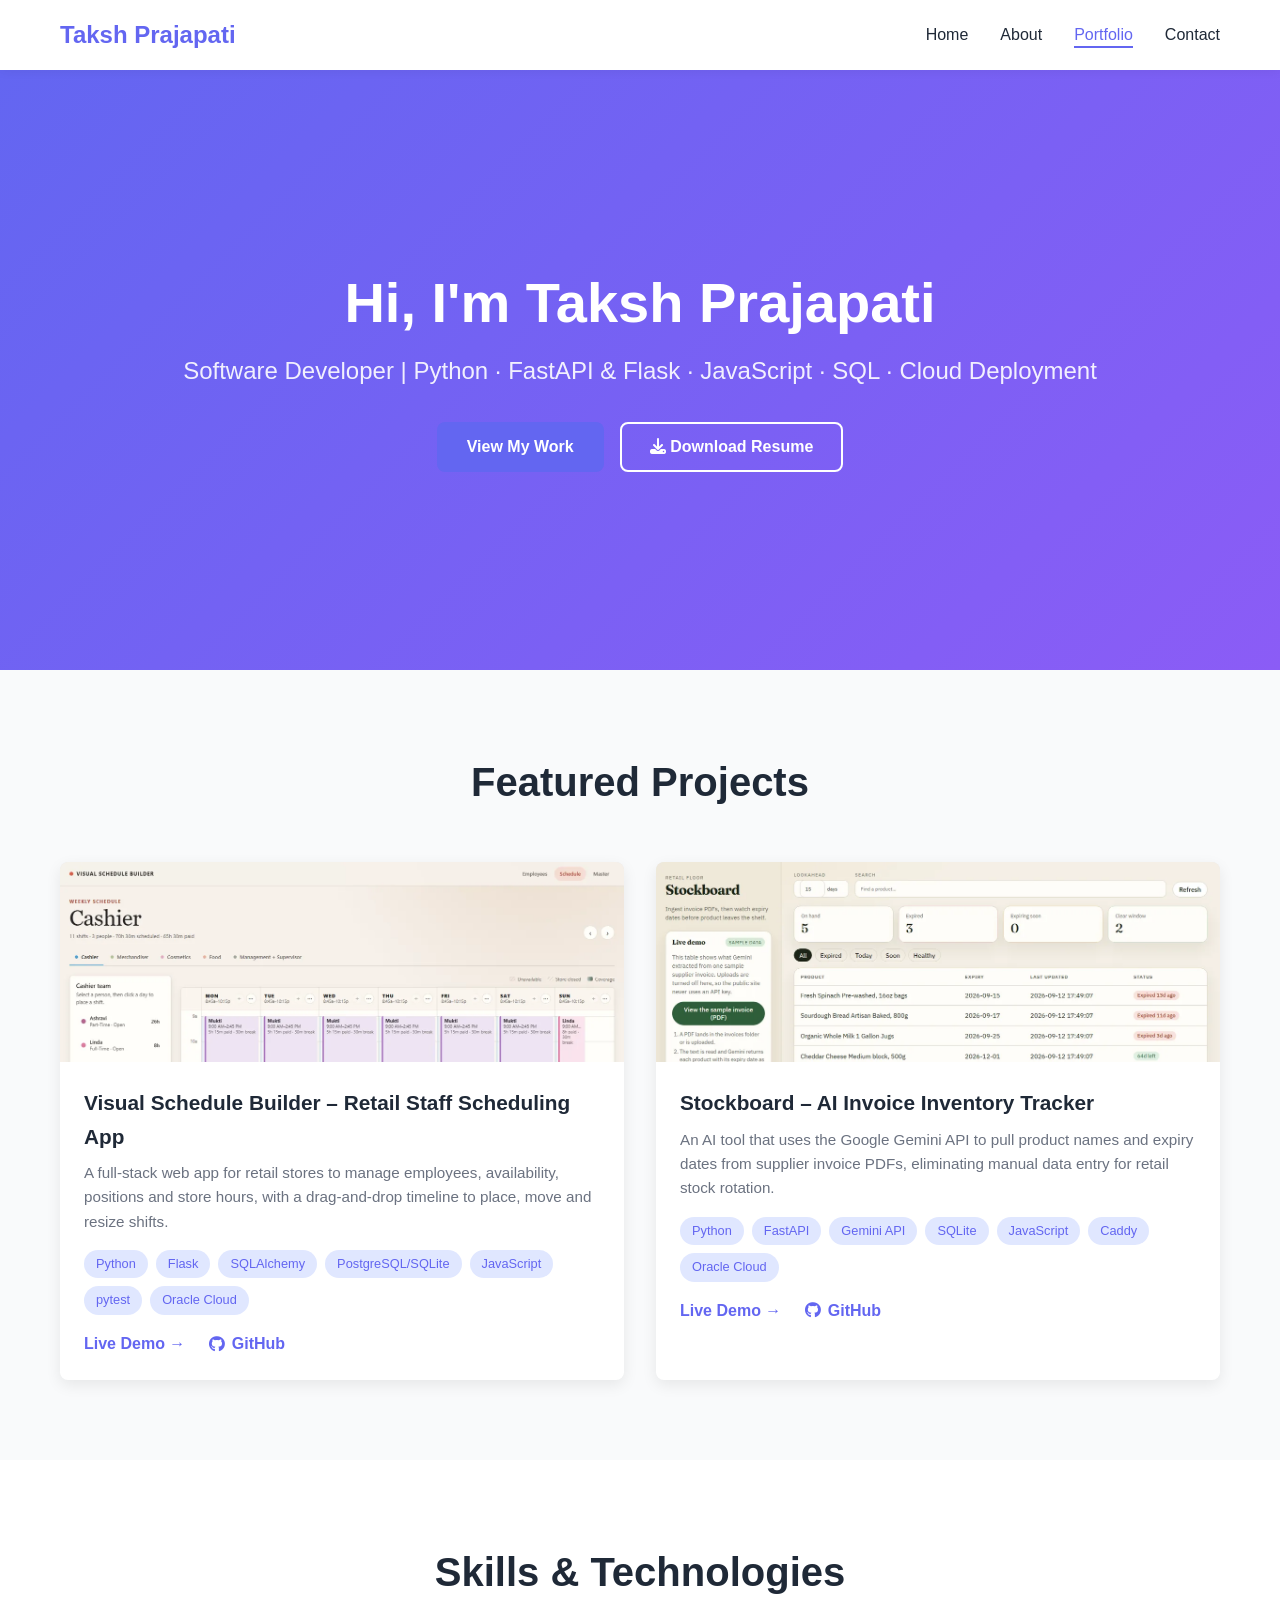
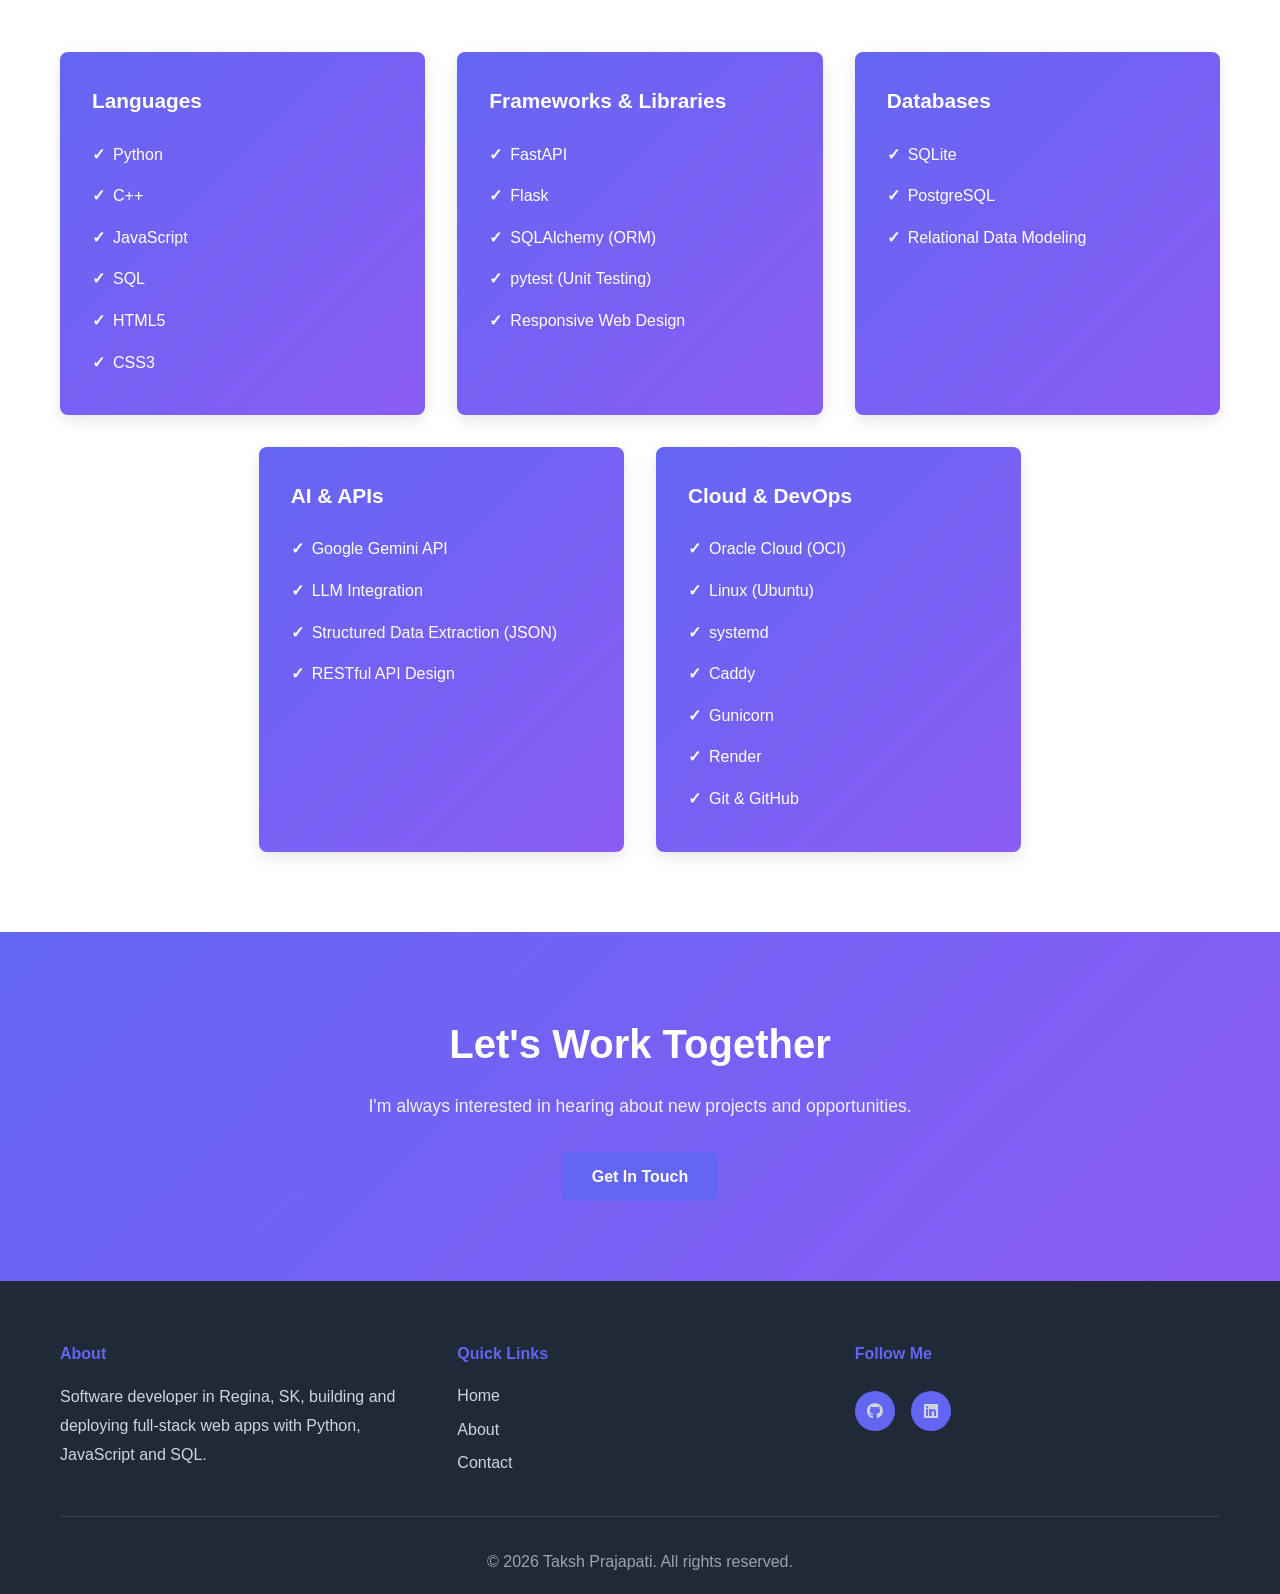
<file: index.html>
<!DOCTYPE html>
<html lang="en">
<head>
    <meta charset="UTF-8">
    <meta name="viewport" content="width=device-width, initial-scale=1.0">
    <title>Taksh Prajapati | Software Developer</title>
    <link rel="stylesheet" href="https://cdnjs.cloudflare.com/ajax/libs/font-awesome/6.4.0/css/all.min.css">
    <link rel="stylesheet" href="assets/css/style.css">
</head>
<body>
    <nav class="navbar" aria-label="Main navigation">
        <div class="container">
            <div class="nav-wrapper">
                <a href="index.html" class="logo">Taksh Prajapati</a>
                <button class="menu-toggle" id="menuToggle" aria-label="Open menu" aria-controls="navMenu" aria-expanded="false">
                    <span></span>
                    <span></span>
                    <span></span>
                </button>
                <ul class="nav-menu" id="navMenu">
                    <li><a href="index.html" class="nav-link active" aria-current="page">Home</a></li>
                    <li><a href="about.html" class="nav-link">About</a></li>
                    <li><a href="#portfolio" class="nav-link">Portfolio</a></li>
                    <li><a href="contact.html" class="nav-link">Contact</a></li>
                </ul>
            </div>
        </div>
    </nav>

    <main>
        <!-- Hero Section -->
        <section class="hero">
            <div class="container">
                <div class="hero-content">
                    <h1 class="hero-title">Hi, I'm Taksh Prajapati</h1>
                    <p class="hero-subtitle">Software Developer | Python · FastAPI &amp; Flask · JavaScript · SQL · Cloud Deployment</p>
                    <div class="hero-buttons">
                        <a href="#portfolio" class="btn btn-primary">View My Work</a>
                        <a href="assets/Taksh_Prajapati_Resume.pdf" class="btn btn-outline" download>
                            <i class="fas fa-download" aria-hidden="true"></i> Download Resume
                        </a>
                    </div>
                </div>
            </div>
        </section>

        <!-- Portfolio Section -->
        <section id="portfolio" class="portfolio">
            <div class="container">
                <h2>Featured Projects</h2>
                <div class="portfolio-grid">
                    <div class="portfolio-item">
                        <div class="portfolio-image">
                            <img src="images/projects/schedule-builder.webp" alt="Screenshot of Visual Schedule Builder showing a store's staff schedule on a timeline" width="1200" height="750" loading="lazy">
                        </div>
                        <div class="portfolio-content">
                            <h3>Visual Schedule Builder – Retail Staff Scheduling App</h3>
                            <p>A full-stack web app for retail stores to manage employees, availability, positions and store hours, with a drag-and-drop timeline to place, move and resize shifts.</p>
                            <div class="portfolio-tags">
                                <span class="tag">Python</span>
                                <span class="tag">Flask</span>
                                <span class="tag">SQLAlchemy</span>
                                <span class="tag">PostgreSQL/SQLite</span>
                                <span class="tag">JavaScript</span>
                                <span class="tag">pytest</span>
                                <span class="tag">Oracle Cloud</span>
                            </div>
                            <div class="portfolio-links">
                                <a href="http://192.18.152.21/" class="link" target="_blank" rel="noopener noreferrer" aria-label="Visual Schedule Builder live demo (opens in a new tab)">Live Demo →</a>
                                <a href="https://github.com/10Taksh/Visual-Schedual-Builder" class="link" target="_blank" rel="noopener noreferrer" aria-label="Visual Schedule Builder source code on GitHub (opens in a new tab)"><i class="fab fa-github" aria-hidden="true"></i> GitHub</a>
                            </div>
                        </div>
                    </div>

                    <div class="portfolio-item">
                        <div class="portfolio-image">
                            <img src="images/projects/stockboard.webp" alt="Screenshot of the Stockboard dashboard listing products and their expiry dates" width="1200" height="750" loading="lazy">
                        </div>
                        <div class="portfolio-content">
                            <h3>Stockboard – AI Invoice Inventory Tracker</h3>
                            <p>An AI tool that uses the Google Gemini API to pull product names and expiry dates from supplier invoice PDFs, eliminating manual data entry for retail stock rotation.</p>
                            <div class="portfolio-tags">
                                <span class="tag">Python</span>
                                <span class="tag">FastAPI</span>
                                <span class="tag">Gemini API</span>
                                <span class="tag">SQLite</span>
                                <span class="tag">JavaScript</span>
                                <span class="tag">Caddy</span>
                                <span class="tag">Oracle Cloud</span>
                            </div>
                            <div class="portfolio-links">
                                <a href="http://192.18.153.160/" class="link" target="_blank" rel="noopener noreferrer" aria-label="Stockboard live demo (opens in a new tab)">Live Demo →</a>
                                <a href="https://github.com/10Taksh/retail-inventory-tracker" class="link" target="_blank" rel="noopener noreferrer" aria-label="Stockboard source code on GitHub (opens in a new tab)"><i class="fab fa-github" aria-hidden="true"></i> GitHub</a>
                            </div>
                        </div>
                    </div>
                </div>
            </div>
        </section>

        <!-- Skills Section -->
        <section class="skills">
            <div class="container">
                <h2>Skills & Technologies</h2>
                <div class="skills-grid">
                    <div class="skill-card">
                        <h4>Languages</h4>
                        <ul>
                            <li>Python</li>
                            <li>C++</li>
                            <li>JavaScript</li>
                            <li>SQL</li>
                            <li>HTML5</li>
                            <li>CSS3</li>
                        </ul>
                    </div>
                    <div class="skill-card">
                        <h4>Frameworks &amp; Libraries</h4>
                        <ul>
                            <li>FastAPI</li>
                            <li>Flask</li>
                            <li>SQLAlchemy (ORM)</li>
                            <li>pytest (Unit Testing)</li>
                            <li>Responsive Web Design</li>
                        </ul>
                    </div>
                    <div class="skill-card">
                        <h4>Databases</h4>
                        <ul>
                            <li>SQLite</li>
                            <li>PostgreSQL</li>
                            <li>Relational Data Modeling</li>
                        </ul>
                    </div>
                    <div class="skill-card">
                        <h4>AI &amp; APIs</h4>
                        <ul>
                            <li>Google Gemini API</li>
                            <li>LLM Integration</li>
                            <li>Structured Data Extraction (JSON)</li>
                            <li>RESTful API Design</li>
                        </ul>
                    </div>
                    <div class="skill-card">
                        <h4>Cloud &amp; DevOps</h4>
                        <ul>
                            <li>Oracle Cloud (OCI)</li>
                            <li>Linux (Ubuntu)</li>
                            <li>systemd</li>
                            <li>Caddy</li>
                            <li>Gunicorn</li>
                            <li>Render</li>
                            <li>Git &amp; GitHub</li>
                        </ul>
                    </div>
                </div>
            </div>
        </section>

        <!-- CTA Section -->
        <section class="cta">
            <div class="container">
                <h2>Let's Work Together</h2>
                <p>I'm always interested in hearing about new projects and opportunities.</p>
                <a href="contact.html" class="btn btn-primary">Get In Touch</a>
            </div>
        </section>
    </main>

    <footer class="footer">
        <div class="container">
            <div class="footer-content">
                <div class="footer-section">
                    <h4>About</h4>
                    <p>Software developer in Regina, SK, building and deploying full-stack web apps with Python, JavaScript and SQL.</p>
                </div>
                <div class="footer-section">
                    <h4>Quick Links</h4>
                    <ul>
                        <li><a href="index.html">Home</a></li>
                        <li><a href="about.html">About</a></li>
                        <li><a href="contact.html">Contact</a></li>
                    </ul>
                </div>
                <div class="footer-section">
                    <h4>Follow Me</h4>
                    <div class="social-links">
                        <a href="https://github.com/10Taksh" class="social-icon" target="_blank" rel="noopener noreferrer" aria-label="GitHub"><i class="fab fa-github" aria-hidden="true"></i></a>
                        <a href="https://www.linkedin.com/in/taksh-prajapati-978460349" class="social-icon" target="_blank" rel="noopener noreferrer" aria-label="LinkedIn"><i class="fab fa-linkedin" aria-hidden="true"></i></a>
                    </div>
                </div>
            </div>
            <div class="footer-bottom">
                <p>&copy; 2026 Taksh Prajapati. All rights reserved.</p>
            </div>
        </div>
    </footer>

    <script src="assets/js/script.js"></script>
</body>
</html>
</file>
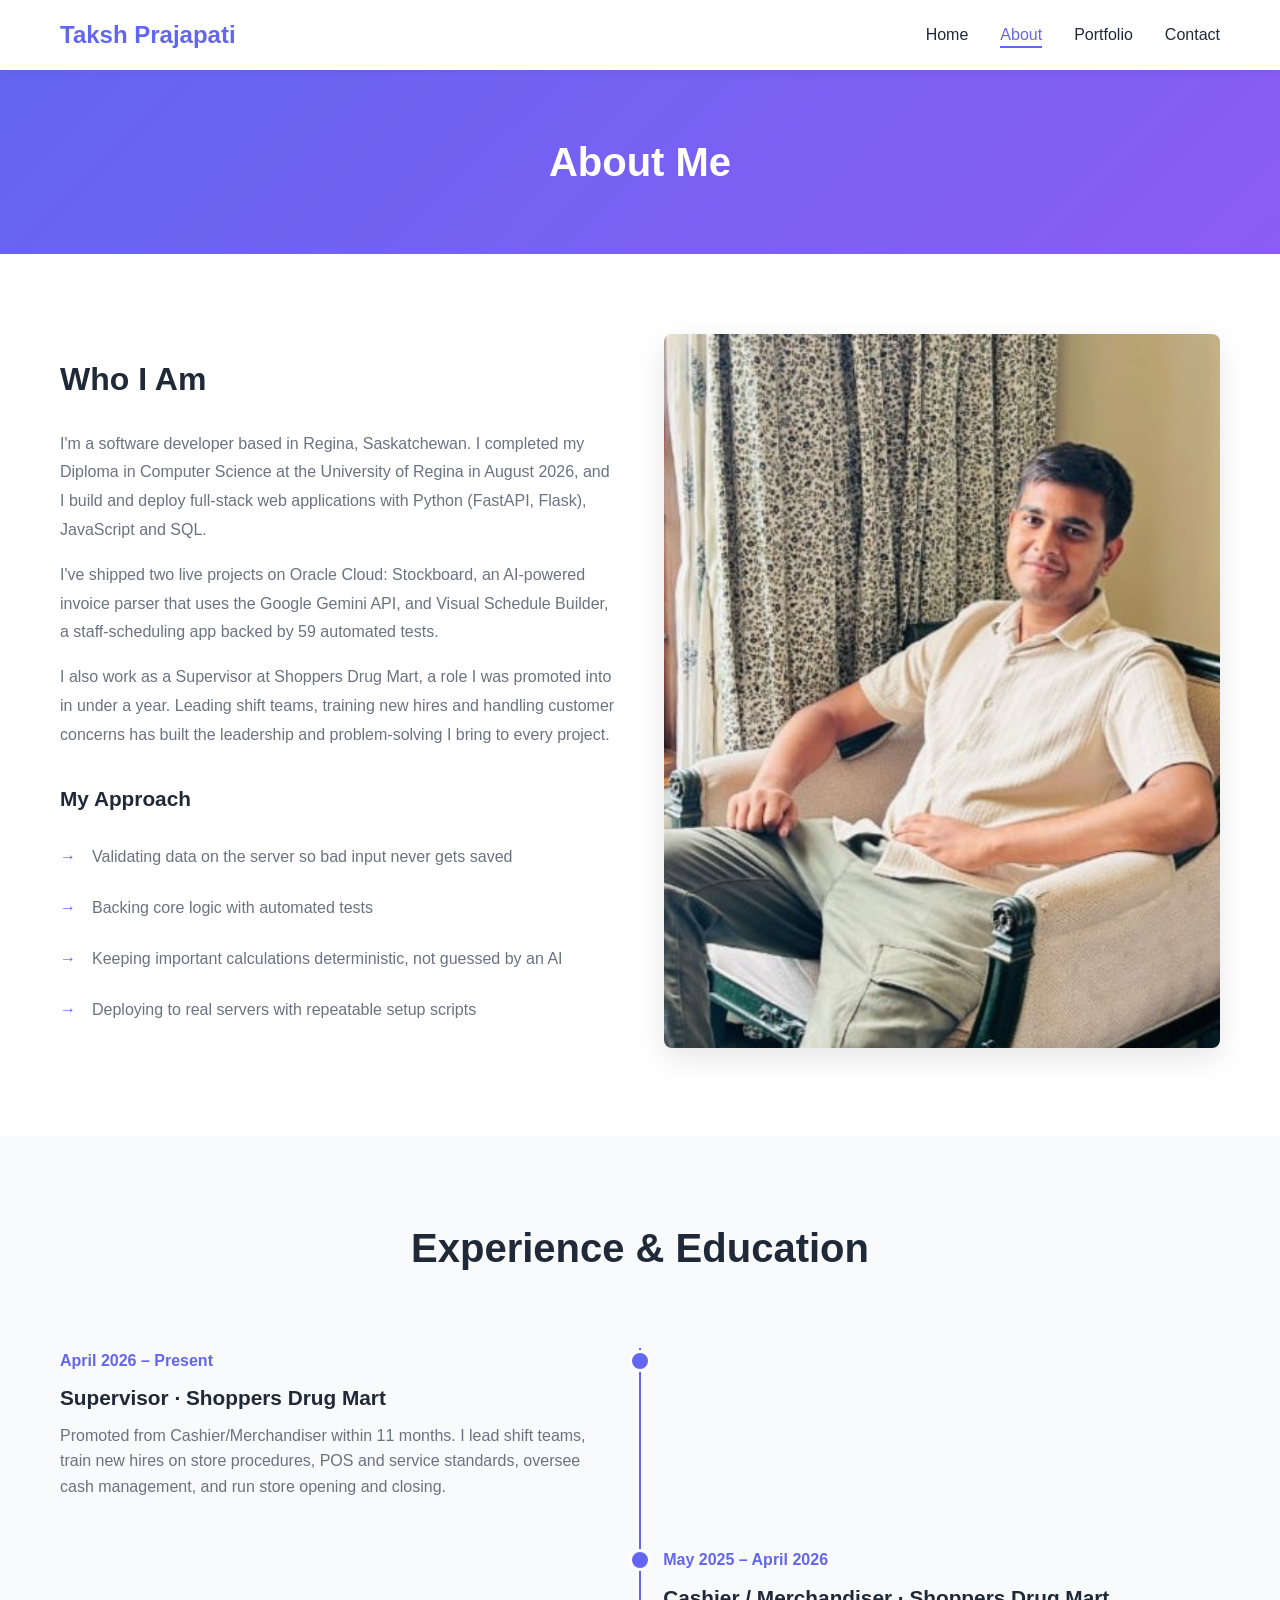
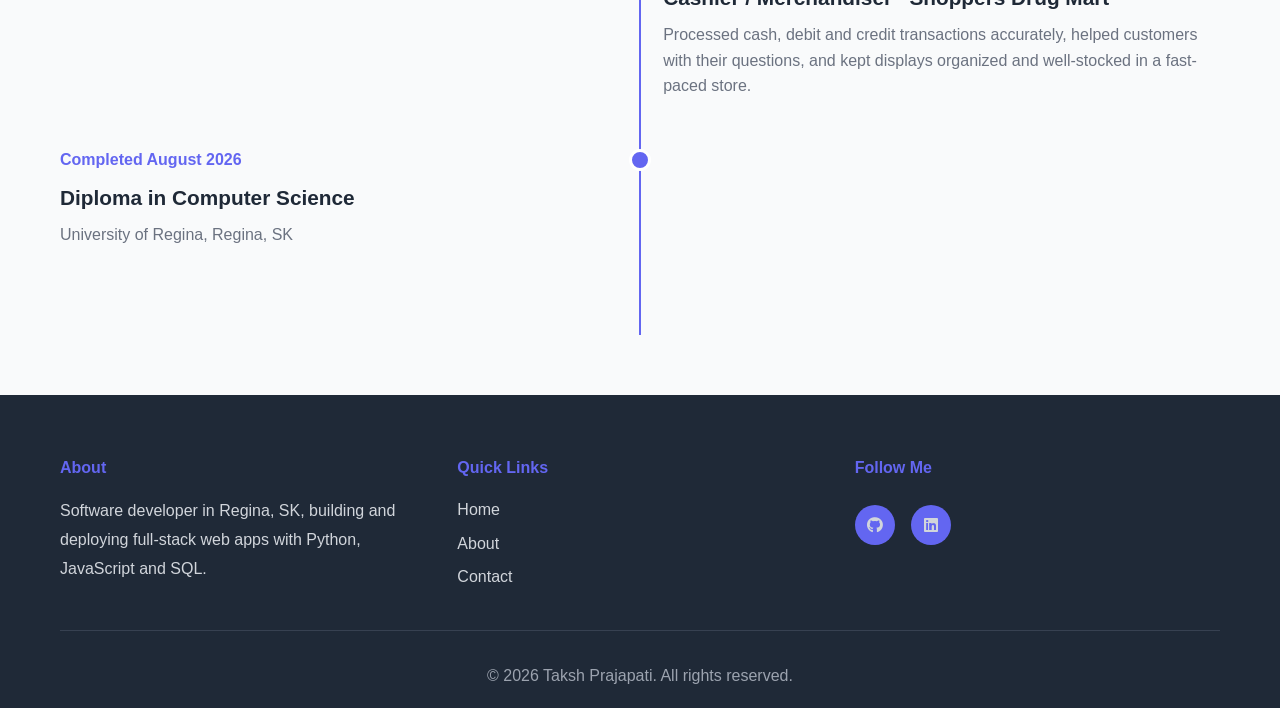
<file: about.html>
<!DOCTYPE html>
<html lang="en">
<head>
    <meta charset="UTF-8">
    <meta name="viewport" content="width=device-width, initial-scale=1.0">
    <title>Taksh Prajapati | About</title>
    <link rel="stylesheet" href="https://cdnjs.cloudflare.com/ajax/libs/font-awesome/6.4.0/css/all.min.css">
    <link rel="stylesheet" href="assets/css/style.css">
</head>
<body>
    <nav class="navbar" aria-label="Main navigation">
        <div class="container">
            <div class="nav-wrapper">
                <a href="index.html" class="logo">Taksh Prajapati</a>
                <button class="menu-toggle" id="menuToggle" aria-label="Open menu" aria-controls="navMenu" aria-expanded="false">
                    <span></span>
                    <span></span>
                    <span></span>
                </button>
                <ul class="nav-menu" id="navMenu">
                    <li><a href="index.html" class="nav-link">Home</a></li>
                    <li><a href="about.html" class="nav-link active" aria-current="page">About</a></li>
                    <li><a href="index.html#portfolio" class="nav-link">Portfolio</a></li>
                    <li><a href="contact.html" class="nav-link">Contact</a></li>
                </ul>
            </div>
        </div>
    </nav>

    <main>
        <section class="about-hero">
            <div class="container">
                <h1>About Me</h1>
            </div>
        </section>

        <section class="about">
            <div class="container">
                <div class="about-content">
                    <div class="about-text">
                        <h2>Who I Am</h2>
                        <p>I'm a software developer based in Regina, Saskatchewan. I completed my Diploma in Computer Science at the University of Regina in August 2026, and I build and deploy full-stack web applications with Python (FastAPI, Flask), JavaScript and SQL.</p>
                        <p>I've shipped two live projects on Oracle Cloud: Stockboard, an AI-powered invoice parser that uses the Google Gemini API, and Visual Schedule Builder, a staff-scheduling app backed by 59 automated tests.</p>
                        <p>I also work as a Supervisor at Shoppers Drug Mart, a role I was promoted into in under a year. Leading shift teams, training new hires and handling customer concerns has built the leadership and problem-solving I bring to every project.</p>

                        <h3>My Approach</h3>
                        <ul class="approach-list">
                            <li>Validating data on the server so bad input never gets saved</li>
                            <li>Backing core logic with automated tests</li>
                            <li>Keeping important calculations deterministic, not guessed by an AI</li>
                            <li>Deploying to real servers with repeatable setup scripts</li>
                        </ul>
                    </div>
                    <div class="about-image">
                        <img src="images/myPic.jpg" alt="Portrait of Taksh Prajapati" width="409" height="525">
                    </div>
                </div>
            </div>
        </section>

        <section class="timeline">
            <div class="container">
                <h2>Experience &amp; Education</h2>
                <div class="timeline-items">
                    <div class="timeline-item">
                        <div class="timeline-date">April 2026 – Present</div>
                        <div class="timeline-content">
                            <h4>Supervisor · Shoppers Drug Mart</h4>
                            <p>Promoted from Cashier/Merchandiser within 11 months. I lead shift teams, train new hires on store procedures, POS and service standards, oversee cash management, and run store opening and closing.</p>
                        </div>
                    </div>
                    <div class="timeline-item">
                        <div class="timeline-date">May 2025 – April 2026</div>
                        <div class="timeline-content">
                            <h4>Cashier / Merchandiser · Shoppers Drug Mart</h4>
                            <p>Processed cash, debit and credit transactions accurately, helped customers with their questions, and kept displays organized and well-stocked in a fast-paced store.</p>
                        </div>
                    </div>
                    <div class="timeline-item">
                        <div class="timeline-date">Completed August 2026</div>
                        <div class="timeline-content">
                            <h4>Diploma in Computer Science</h4>
                            <p>University of Regina, Regina, SK</p>
                        </div>
                    </div>
                </div>
            </div>
        </section>
    </main>

    <footer class="footer">
        <div class="container">
            <div class="footer-content">
                <div class="footer-section">
                    <h4>About</h4>
                    <p>Software developer in Regina, SK, building and deploying full-stack web apps with Python, JavaScript and SQL.</p>
                </div>
                <div class="footer-section">
                    <h4>Quick Links</h4>
                    <ul>
                        <li><a href="index.html">Home</a></li>
                        <li><a href="about.html">About</a></li>
                        <li><a href="contact.html">Contact</a></li>
                    </ul>
                </div>
                <div class="footer-section">
                    <h4>Follow Me</h4>
                    <div class="social-links">
                        <a href="https://github.com/10Taksh" class="social-icon" target="_blank" rel="noopener noreferrer" aria-label="GitHub"><i class="fab fa-github" aria-hidden="true"></i></a>
                        <a href="https://www.linkedin.com/in/taksh-prajapati-978460349" class="social-icon" target="_blank" rel="noopener noreferrer" aria-label="LinkedIn"><i class="fab fa-linkedin" aria-hidden="true"></i></a>
                    </div>
                </div>
            </div>
            <div class="footer-bottom">
                <p>&copy; 2026 Taksh Prajapati. All rights reserved.</p>
            </div>
        </div>
    </footer>

    <script src="assets/js/script.js"></script>
</body>
</html>
</file>
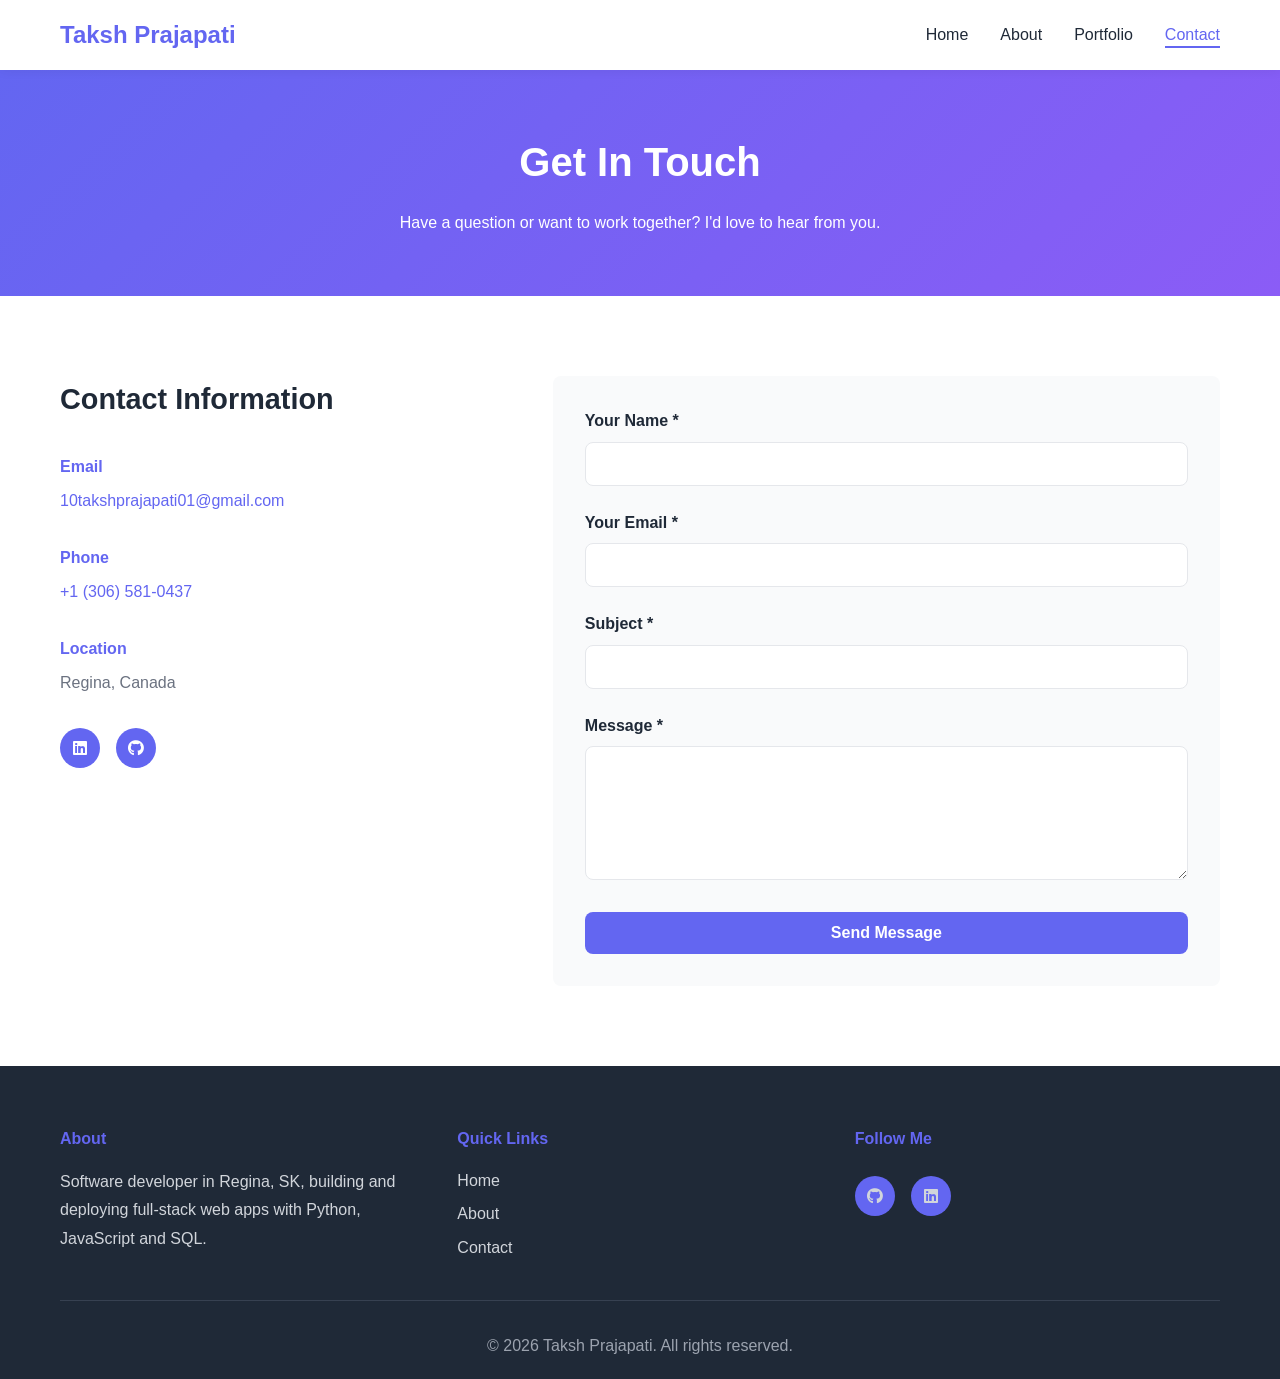
<file: contact.html>
<!DOCTYPE html>
<html lang="en">
<head>
    <meta charset="UTF-8">
    <meta name="viewport" content="width=device-width, initial-scale=1.0">
    <title>Taksh Prajapati | Contact</title>
    <link rel="stylesheet" href="https://cdnjs.cloudflare.com/ajax/libs/font-awesome/6.4.0/css/all.min.css">
    <link rel="stylesheet" href="assets/css/style.css">
</head>
<body>
    <nav class="navbar" aria-label="Main navigation">
        <div class="container">
            <div class="nav-wrapper">
                <a href="index.html" class="logo">Taksh Prajapati</a>
                <button class="menu-toggle" id="menuToggle" aria-label="Open menu" aria-controls="navMenu" aria-expanded="false">
                    <span></span>
                    <span></span>
                    <span></span>
                </button>
                <ul class="nav-menu" id="navMenu">
                    <li><a href="index.html" class="nav-link">Home</a></li>
                    <li><a href="about.html" class="nav-link">About</a></li>
                    <li><a href="index.html#portfolio" class="nav-link">Portfolio</a></li>
                    <li><a href="contact.html" class="nav-link active" aria-current="page">Contact</a></li>
                </ul>
            </div>
        </div>
    </nav>

    <main>
        <section class="contact-hero">
            <div class="container">
                <h1>Get In Touch</h1>
                <p>Have a question or want to work together? I'd love to hear from you.</p>
            </div>
        </section>

        <section class="contact">
            <div class="container">
                <div class="contact-wrapper">
                    <div class="contact-info">
                        <h2>Contact Information</h2>
                        <div class="info-item">
                            <h4>Email</h4>
                            <p><a href="mailto:10takshprajapati01@gmail.com">10takshprajapati01@gmail.com</a></p>
                        </div>
                        <div class="info-item">
                            <h4>Phone</h4>
                            <p><a href="tel:+13065810437">+1 (306) 581-0437</a></p>
                        </div>
                        <div class="info-item">
                            <h4>Location</h4>
                            <p>Regina, Canada</p>
                        </div>
                        <div class="social-links">
                            <a href="https://www.linkedin.com/in/taksh-prajapati-978460349" class="social-icon" title="LinkedIn" target="_blank" rel="noopener noreferrer" aria-label="LinkedIn">
                                <i class="fab fa-linkedin" aria-hidden="true"></i>
                            </a>
                            <a href="https://github.com/10Taksh" class="social-icon" title="GitHub" target="_blank" rel="noopener noreferrer" aria-label="GitHub">
                                <i class="fab fa-github" aria-hidden="true"></i>
                            </a>
                        </div>
                    </div>

                    <!-- Messages are sent with Formspree (formspree.io). Without an action,
                         the form falls back to opening the visitor's email app. -->
                    <form id="contactForm" class="contact-form" action="https://formspree.io/f/mzezyapd" method="POST">
                        <div class="form-group">
                            <label for="name">Your Name *</label>
                            <input type="text" id="name" name="name" required>
                        </div>

                        <div class="form-group">
                            <label for="email">Your Email *</label>
                            <input type="email" id="email" name="email" required>
                        </div>

                        <div class="form-group">
                            <label for="subject">Subject *</label>
                            <input type="text" id="subject" name="subject" required>
                        </div>

                        <div class="form-group">
                            <label for="message">Message *</label>
                            <textarea id="message" name="message" rows="6" required></textarea>
                        </div>

                        <button type="submit" class="btn btn-primary">Send Message</button>
                        <div id="formStatus" role="status" aria-live="polite"></div>
                    </form>
                </div>
            </div>
        </section>
    </main>

    <footer class="footer">
        <div class="container">
            <div class="footer-content">
                <div class="footer-section">
                    <h4>About</h4>
                    <p>Software developer in Regina, SK, building and deploying full-stack web apps with Python, JavaScript and SQL.</p>
                </div>
                <div class="footer-section">
                    <h4>Quick Links</h4>
                    <ul>
                        <li><a href="index.html">Home</a></li>
                        <li><a href="about.html">About</a></li>
                        <li><a href="contact.html">Contact</a></li>
                    </ul>
                </div>
                <div class="footer-section">
                    <h4>Follow Me</h4>
                    <div class="social-links">
                        <a href="https://github.com/10Taksh" class="social-icon" target="_blank" rel="noopener noreferrer" aria-label="GitHub"><i class="fab fa-github" aria-hidden="true"></i></a>
                        <a href="https://www.linkedin.com/in/taksh-prajapati-978460349" class="social-icon" target="_blank" rel="noopener noreferrer" aria-label="LinkedIn"><i class="fab fa-linkedin" aria-hidden="true"></i></a>
                    </div>
                </div>
            </div>
            <div class="footer-bottom">
                <p>&copy; 2026 Taksh Prajapati. All rights reserved.</p>
            </div>
        </div>
    </footer>

    <script src="assets/js/script.js"></script>
</body>
</html>
</file>
<file: assets/css/style.css>
/* ================================
   Global Styles
   ================================ */
:root {
    --primary-color: #6366f1;
    --secondary-color: #8b5cf6;
    --dark-color: #1f2937;
    --light-color: #f9fafb;
    --gray-color: #6b7280;
    --success-color: #10b981;
    --danger-color: #ef4444;
    --border-radius: 8px;
    --transition: all 0.3s ease;
}

* {
    margin: 0;
    padding: 0;
    box-sizing: border-box;
}

html {
    scroll-behavior: smooth;
}

body {
    font-family: 'Segoe UI', Tahoma, Geneva, Verdana, sans-serif;
    background-color: #ffffff;
    color: var(--dark-color);
    line-height: 1.6;
}

.container {
    max-width: 1200px;
    margin: 0 auto;
    padding: 0 20px;
}

/* ================================
   Navigation
   ================================ */
.navbar {
    background-color: #ffffff;
    box-shadow: 0 2px 10px rgba(0, 0, 0, 0.05);
    position: sticky;
    top: 0;
    z-index: 100;
    transition: var(--transition);
}

.nav-wrapper {
    display: flex;
    justify-content: space-between;
    align-items: center;
    padding: 1rem 0;
}

.logo {
    font-size: 1.5rem;
    font-weight: 700;
    color: var(--primary-color);
    text-decoration: none;
    transition: var(--transition);
}

.logo:hover {
    color: var(--secondary-color);
}

.nav-menu {
    display: flex;
    list-style: none;
    gap: 2rem;
}

.nav-link {
    text-decoration: none;
    color: var(--dark-color);
    font-weight: 500;
    position: relative;
    transition: var(--transition);
}

.nav-link:hover,
.nav-link.active {
    color: var(--primary-color);
}

.nav-link::after {
    content: '';
    position: absolute;
    bottom: -5px;
    left: 0;
    width: 0;
    height: 2px;
    background-color: var(--primary-color);
    transition: var(--transition);
}

.nav-link:hover::after,
.nav-link.active::after {
    width: 100%;
}

.menu-toggle {
    display: none;
    flex-direction: column;
    background: none;
    border: none;
    cursor: pointer;
    gap: 5px;
    padding: 8px;
    margin-right: -8px;
}

.menu-toggle span {
    width: 25px;
    height: 3px;
    background-color: var(--dark-color);
    border-radius: 2px;
    transition: var(--transition);
}

/* ================================
   Hero Section
   ================================ */
.hero {
    background: linear-gradient(135deg, var(--primary-color) 0%, var(--secondary-color) 100%);
    color: #ffffff;
    padding: 120px 0;
    text-align: center;
    min-height: 600px;
    display: flex;
    align-items: center;
    justify-content: center;
}

.hero-content {
    animation: fadeInUp 0.8s ease;
}

.hero-title {
    font-size: 3.5rem;
    font-weight: 800;
    margin-bottom: 1rem;
    line-height: 1.2;
}

.hero-subtitle {
    font-size: 1.5rem;
    margin-bottom: 2rem;
    opacity: 0.9;
}

.hero-buttons {
    display: flex;
    flex-wrap: wrap;
    justify-content: center;
    gap: 1rem;
}

/* ================================
   Buttons
   ================================ */
.btn {
    display: inline-block;
    padding: 12px 30px;
    border-radius: var(--border-radius);
    text-decoration: none;
    font-weight: 600;
    transition: var(--transition);
    border: none;
    cursor: pointer;
    font-size: 1rem;
}

.btn-primary {
    background-color: var(--primary-color);
    color: #ffffff;
}

.btn-primary:hover {
    background-color: var(--secondary-color);
    transform: translateY(-2px);
    box-shadow: 0 10px 20px rgba(99, 102, 241, 0.3);
}

.btn-secondary {
    background-color: transparent;
    color: var(--primary-color);
    border: 2px solid var(--primary-color);
}

.btn-secondary:hover {
    background-color: var(--primary-color);
    color: #ffffff;
}

/* White outline button for use on the gradient hero */
.btn-outline {
    background-color: transparent;
    color: #ffffff;
    border: 2px solid #ffffff;
    padding: 10px 28px;
}

.btn-outline:hover {
    background-color: #ffffff;
    color: var(--primary-color);
    transform: translateY(-2px);
}

/* ================================
   Portfolio Section
   ================================ */
.portfolio {
    padding: 80px 0;
    background-color: var(--light-color);
}

.portfolio h2 {
    font-size: 2.5rem;
    text-align: center;
    margin-bottom: 3rem;
    color: var(--dark-color);
}

.portfolio-grid {
    display: grid;
    grid-template-columns: repeat(auto-fit, minmax(300px, 1fr));
    gap: 2rem;
}

.portfolio-item {
    background: #ffffff;
    border-radius: var(--border-radius);
    overflow: hidden;
    box-shadow: 0 5px 15px rgba(0, 0, 0, 0.08);
    transition: var(--transition);
}

.portfolio-item:hover {
    transform: translateY(-10px);
    box-shadow: 0 15px 35px rgba(0, 0, 0, 0.15);
}

.portfolio-image {
    width: 100%;
    height: 200px;
    overflow: hidden;
    background-color: #e5e7eb;
}

.portfolio-image img {
    width: 100%;
    height: 100%;
    object-fit: cover;
    object-position: top center;
    transition: var(--transition);
}

.portfolio-item:hover .portfolio-image img {
    transform: scale(1.05);
}

.portfolio-content {
    padding: 1.5rem;
}

.portfolio-content h3 {
    font-size: 1.3rem;
    margin-bottom: 0.5rem;
    color: var(--dark-color);
}

.portfolio-content p {
    color: var(--gray-color);
    margin-bottom: 1rem;
    font-size: 0.95rem;
}

.portfolio-tags {
    display: flex;
    flex-wrap: wrap;
    gap: 0.5rem;
    margin-bottom: 1rem;
}

.tag {
    display: inline-block;
    background-color: #e0e7ff;
    color: var(--primary-color);
    padding: 4px 12px;
    border-radius: 20px;
    font-size: 0.8rem;
    font-weight: 500;
}

.portfolio-links {
    display: flex;
    flex-wrap: wrap;
    gap: 1.5rem;
}

.link {
    color: var(--primary-color);
    text-decoration: none;
    font-weight: 600;
    display: inline-flex;
    align-items: center;
    gap: 0.4rem;
    transition: var(--transition);
}

.link:hover {
    color: var(--secondary-color);
}

/* ================================
   Skills Section
   ================================ */
.skills {
    padding: 80px 0;
}

.skills h2 {
    font-size: 2.5rem;
    text-align: center;
    margin-bottom: 3rem;
    color: var(--dark-color);
}

/* Flex so a short last row sits centred instead of hugging the left */
.skills-grid {
    display: flex;
    flex-wrap: wrap;
    justify-content: center;
    gap: 2rem;
}

.skill-card {
    flex: 0 1 calc((100% - 4rem) / 3);
    background: linear-gradient(135deg, var(--primary-color) 0%, var(--secondary-color) 100%);
    color: #ffffff;
    padding: 2rem;
    border-radius: var(--border-radius);
    box-shadow: 0 5px 15px rgba(0, 0, 0, 0.1);
    transition: var(--transition);
}

.skill-card:hover {
    transform: translateY(-5px);
}

.skill-card h4 {
    font-size: 1.3rem;
    margin-bottom: 1rem;
}

.skill-card ul {
    list-style: none;
}

.skill-card li {
    padding: 0.5rem 0;
    display: flex;
    align-items: center;
}

.skill-card li:before {
    content: '✓';
    margin-right: 0.5rem;
    font-weight: bold;
}

/* ================================
   CTA Section
   ================================ */
.cta {
    background: linear-gradient(135deg, var(--primary-color) 0%, var(--secondary-color) 100%);
    color: #ffffff;
    padding: 80px 0;
    text-align: center;
}

.cta h2 {
    font-size: 2.5rem;
    margin-bottom: 1rem;
}

.cta p {
    font-size: 1.1rem;
    margin-bottom: 2rem;
    opacity: 0.9;
}

/* ================================
   About Section
   ================================ */
.about-hero {
    background: linear-gradient(135deg, var(--primary-color) 0%, var(--secondary-color) 100%);
    color: #ffffff;
    padding: 60px 0;
    text-align: center;
}

.about-hero h1 {
    font-size: 2.5rem;
}

.about {
    padding: 80px 0;
}

.about-content {
    display: grid;
    grid-template-columns: 1fr 1fr;
    gap: 3rem;
    align-items: center;
}

.about-text h2 {
    font-size: 2rem;
    margin-bottom: 1.5rem;
    color: var(--dark-color);
}

.about-text p {
    color: var(--gray-color);
    margin-bottom: 1rem;
    line-height: 1.8;
}

.about-text h3 {
    font-size: 1.3rem;
    margin-top: 2rem;
    margin-bottom: 1rem;
    color: var(--dark-color);
}

.approach-list {
    list-style: none;
}

.approach-list li {
    padding: 0.8rem 0;
    padding-left: 2rem;
    position: relative;
    color: var(--gray-color);
}

.approach-list li:before {
    content: '→';
    position: absolute;
    left: 0;
    color: var(--primary-color);
    font-weight: bold;
}

.about-image img {
    width: 100%;
    height: auto;
    border-radius: var(--border-radius);
    box-shadow: 0 10px 30px rgba(0, 0, 0, 0.1);
}

/* ================================
   Timeline
   ================================ */
.timeline {
    padding: 80px 0;
    background-color: var(--light-color);
}

.timeline h2 {
    font-size: 2.5rem;
    text-align: center;
    margin-bottom: 3rem;
    color: var(--dark-color);
}

.timeline-items {
    position: relative;
    padding: 20px 0;
}

.timeline-items::before {
    content: '';
    position: absolute;
    left: 50%;
    transform: translateX(-50%);
    width: 2px;
    height: 100%;
    background-color: var(--primary-color);
}

.timeline-item {
    position: relative;
    margin-bottom: 3rem;
    width: 48%;
}

.timeline-item:nth-child(odd) {
    margin-left: 0;
}

.timeline-item:nth-child(even) {
    margin-left: 52%;
}

/* Dot on the centre line, level with each item's date. Items are 48% wide,
   so the line sits 50/48 of an item's width from an odd item's left edge
   and 2/48 before an even item's. 11px = half the dot including its border. */
.timeline-item::after {
    content: '';
    position: absolute;
    left: calc(100% * 50 / 48 - 11px);
    top: 2px;
    width: 16px;
    height: 16px;
    background-color: var(--primary-color);
    border-radius: 50%;
    border: 3px solid #ffffff;
}

.timeline-item:nth-child(even)::after {
    left: calc(100% * -2 / 48 - 11px);
}

.timeline-date {
    font-weight: 600;
    color: var(--primary-color);
    margin-bottom: 0.5rem;
}

.timeline-content h4 {
    font-size: 1.3rem;
    color: var(--dark-color);
    margin-bottom: 0.5rem;
}

.timeline-content p {
    color: var(--gray-color);
}

/* ================================
   Contact Section
   ================================ */
.contact-hero {
    background: linear-gradient(135deg, var(--primary-color) 0%, var(--secondary-color) 100%);
    color: #ffffff;
    padding: 60px 0;
    text-align: center;
}

.contact-hero h1 {
    font-size: 2.5rem;
    margin-bottom: 1rem;
}

.contact {
    padding: 80px 0;
}

.contact-wrapper {
    display: grid;
    grid-template-columns: 1fr 1.5fr;
    gap: 3rem;
}

.contact-info h2 {
    font-size: 1.8rem;
    margin-bottom: 2rem;
    color: var(--dark-color);
}

.info-item {
    margin-bottom: 2rem;
}

.info-item h4 {
    color: var(--primary-color);
    margin-bottom: 0.5rem;
}

.info-item p {
    color: var(--gray-color);
}

.info-item a {
    color: var(--primary-color);
    text-decoration: none;
    transition: var(--transition);
}

.info-item a:hover {
    color: var(--secondary-color);
}

.social-links {
    display: flex;
    gap: 1rem;
    margin-top: 1.5rem;
}

.social-icon {
    display: inline-flex;
    align-items: center;
    justify-content: center;
    width: 40px;
    height: 40px;
    background-color: var(--primary-color);
    color: #ffffff;
    border-radius: 50%;
    text-decoration: none;
    transition: var(--transition);
}

.social-icon:hover {
    background-color: var(--secondary-color);
    transform: translateY(-3px);
}

/* ================================
   Contact Form
   ================================ */
.contact-form {
    background-color: var(--light-color);
    padding: 2rem;
    border-radius: var(--border-radius);
}

.form-group {
    margin-bottom: 1.5rem;
}

.form-group label {
    display: block;
    margin-bottom: 0.5rem;
    font-weight: 600;
    color: var(--dark-color);
}

.form-group input,
.form-group textarea {
    width: 100%;
    padding: 12px;
    border: 1px solid #e5e7eb;
    border-radius: var(--border-radius);
    font-family: inherit;
    font-size: 1rem;
    transition: var(--transition);
}

.form-group input:focus,
.form-group textarea:focus {
    outline: none;
    border-color: var(--primary-color);
    box-shadow: 0 0 0 3px rgba(99, 102, 241, 0.1);
}

.contact-form button {
    width: 100%;
}

.contact-form button:disabled {
    opacity: 0.7;
    cursor: wait;
}

#formStatus {
    margin-top: 1rem;
    padding: 1rem;
    border-radius: var(--border-radius);
    display: none;
}

/* Darker text shades than the base colours so messages stay readable */
#formStatus.success {
    background-color: #d1fae5;
    color: #047857;
    display: block;
}

#formStatus.error {
    background-color: #fee2e2;
    color: #b91c1c;
    display: block;
}

#formStatus.info {
    background-color: #e0e7ff;
    color: #4338ca;
    display: block;
}

/* ================================
   Footer
   ================================ */
.footer {
    background-color: var(--dark-color);
    color: #ffffff;
    padding: 60px 0 20px;
}

.footer-content {
    display: grid;
    grid-template-columns: repeat(auto-fit, minmax(250px, 1fr));
    gap: 2rem;
    margin-bottom: 2rem;
}

.footer-section h4 {
    margin-bottom: 1rem;
    color: var(--primary-color);
}

.footer-section p {
    color: #d1d5db;
    line-height: 1.8;
}

.footer-section ul {
    list-style: none;
}

.footer-section ul li {
    margin-bottom: 0.5rem;
}

.footer-section a {
    color: #d1d5db;
    text-decoration: none;
    transition: var(--transition);
}

.footer-section a:hover {
    color: var(--primary-color);
}

.footer-bottom {
    text-align: center;
    padding-top: 2rem;
    border-top: 1px solid #374151;
    color: #9ca3af;
}

/* ================================
   Animations
   ================================ */
@keyframes fadeInUp {
    from {
        opacity: 0;
        transform: translateY(30px);
    }
    to {
        opacity: 1;
        transform: translateY(0);
    }
}

/* ================================
   Responsive Design
   ================================ */
@media (max-width: 768px) {
    .menu-toggle {
        display: flex;
    }

    .nav-menu {
        display: none;
    }

    .nav-menu.active {
        display: flex;
        flex-direction: column;
        position: absolute;
        top: 70px;
        left: 0;
        width: 100%;
        background-color: #ffffff;
        padding: 2rem 0;
        gap: 0;
        box-shadow: 0 10px 25px rgba(0, 0, 0, 0.1);
    }

    .nav-menu.active li a {
        display: block;
        padding: 1rem 1.5rem;
    }

    .hero-title {
        font-size: 2rem;
    }

    .hero-subtitle {
        font-size: 1.1rem;
    }

    .about-content {
        grid-template-columns: 1fr;
    }

    .contact-wrapper {
        grid-template-columns: 1fr;
    }

    .timeline-items::before {
        display: none;
    }

    .timeline-item {
        width: 100%;
        margin-left: 0 !important;
    }

    .timeline-item::after {
        display: none;
    }

    .skill-card {
        flex-basis: calc((100% - 2rem) / 2);
    }

    .portfolio h2,
    .skills h2,
    .timeline h2 {
        font-size: 1.8rem;
    }
}

@media (max-width: 480px) {
    .hero-title {
        font-size: 1.5rem;
    }

    .hero-subtitle {
        font-size: 1rem;
    }

    .portfolio-grid {
        grid-template-columns: 1fr;
    }

    .skill-card {
        flex-basis: 100%;
    }

    .footer-content {
        grid-template-columns: 1fr;
    }
}
</file>
